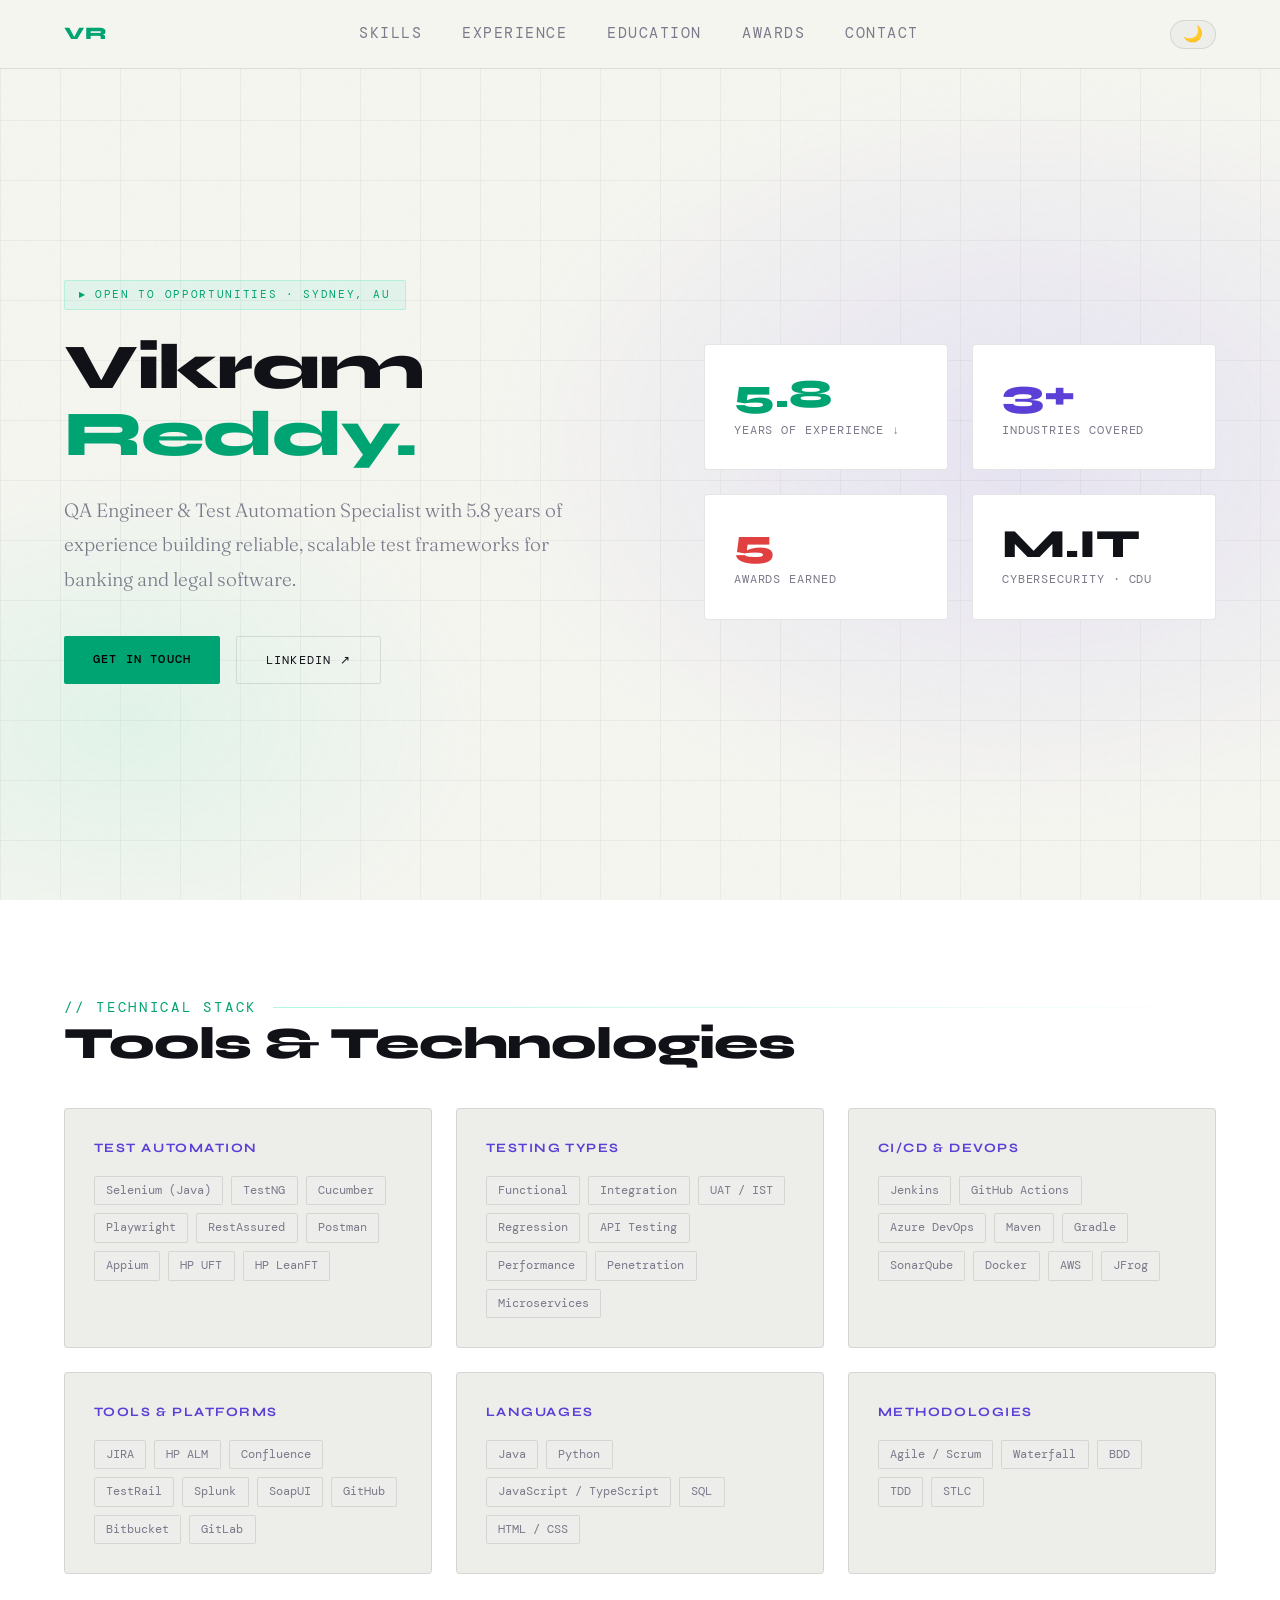
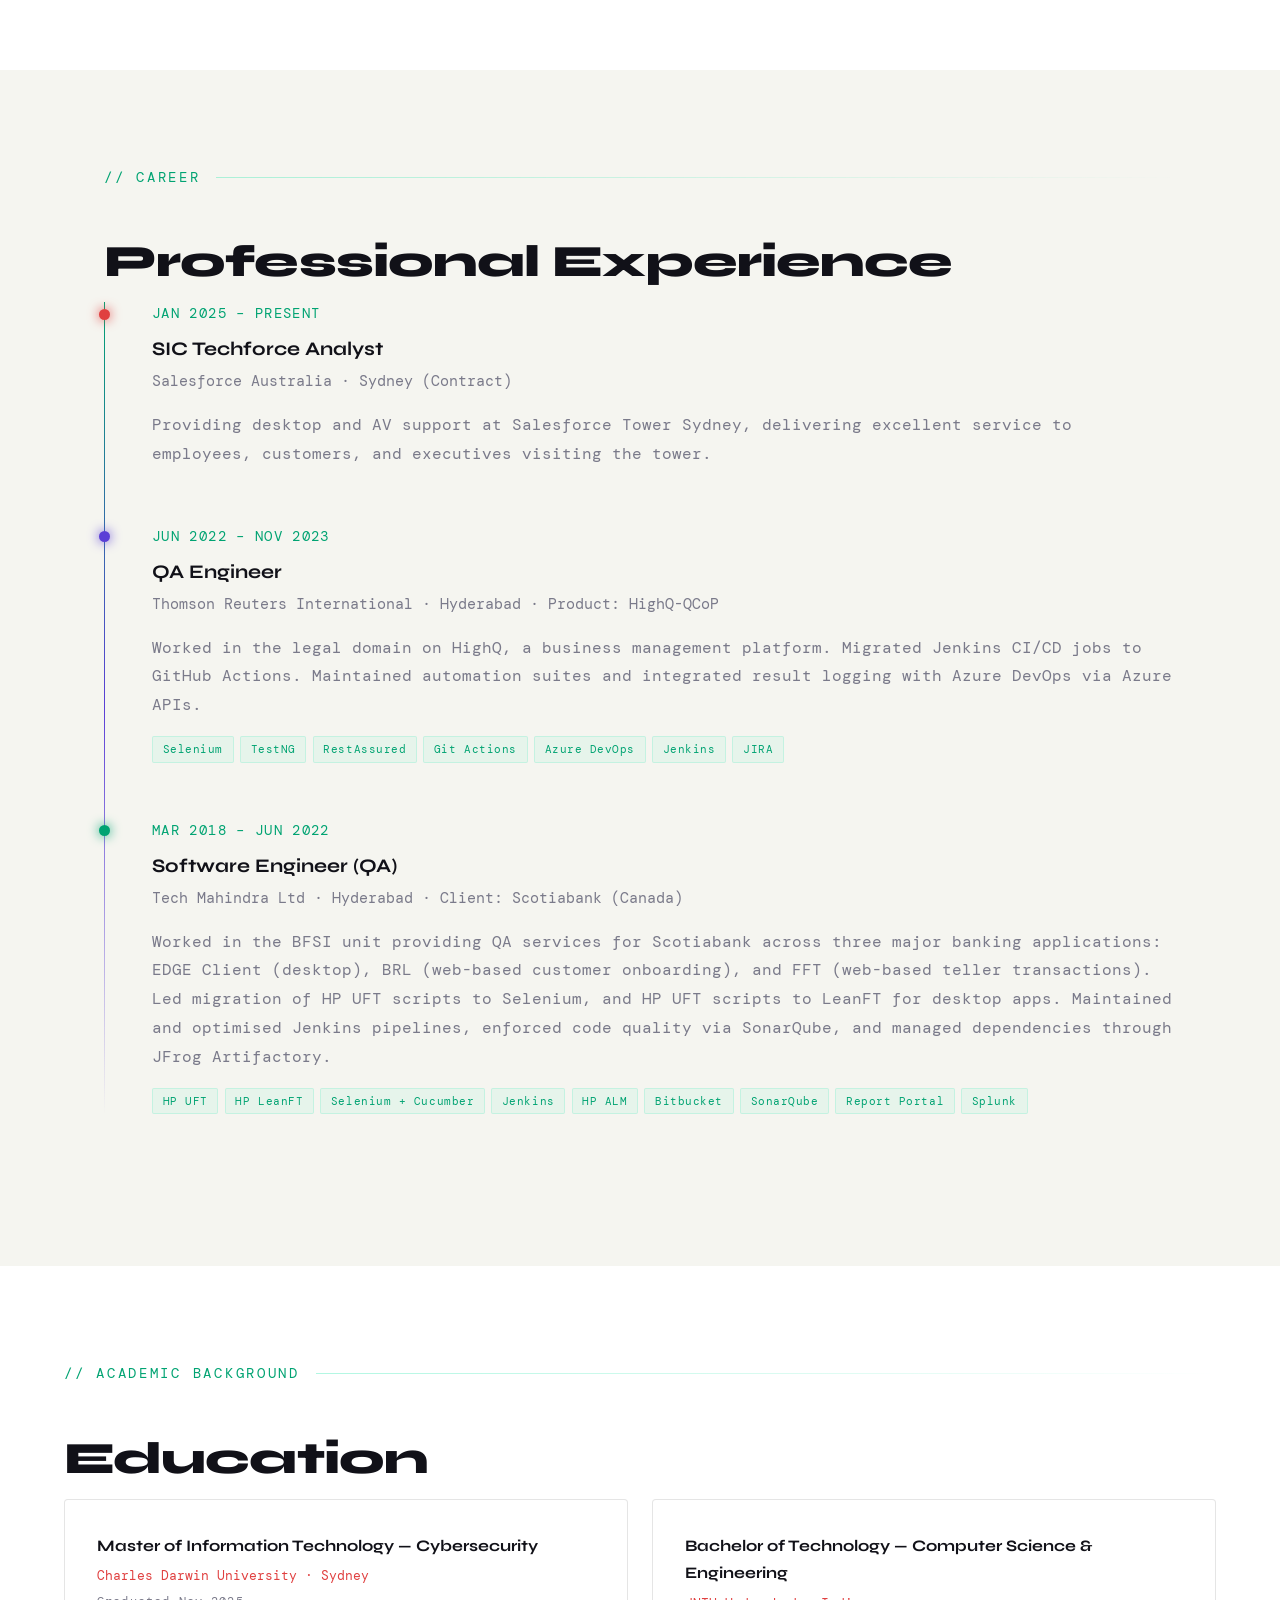
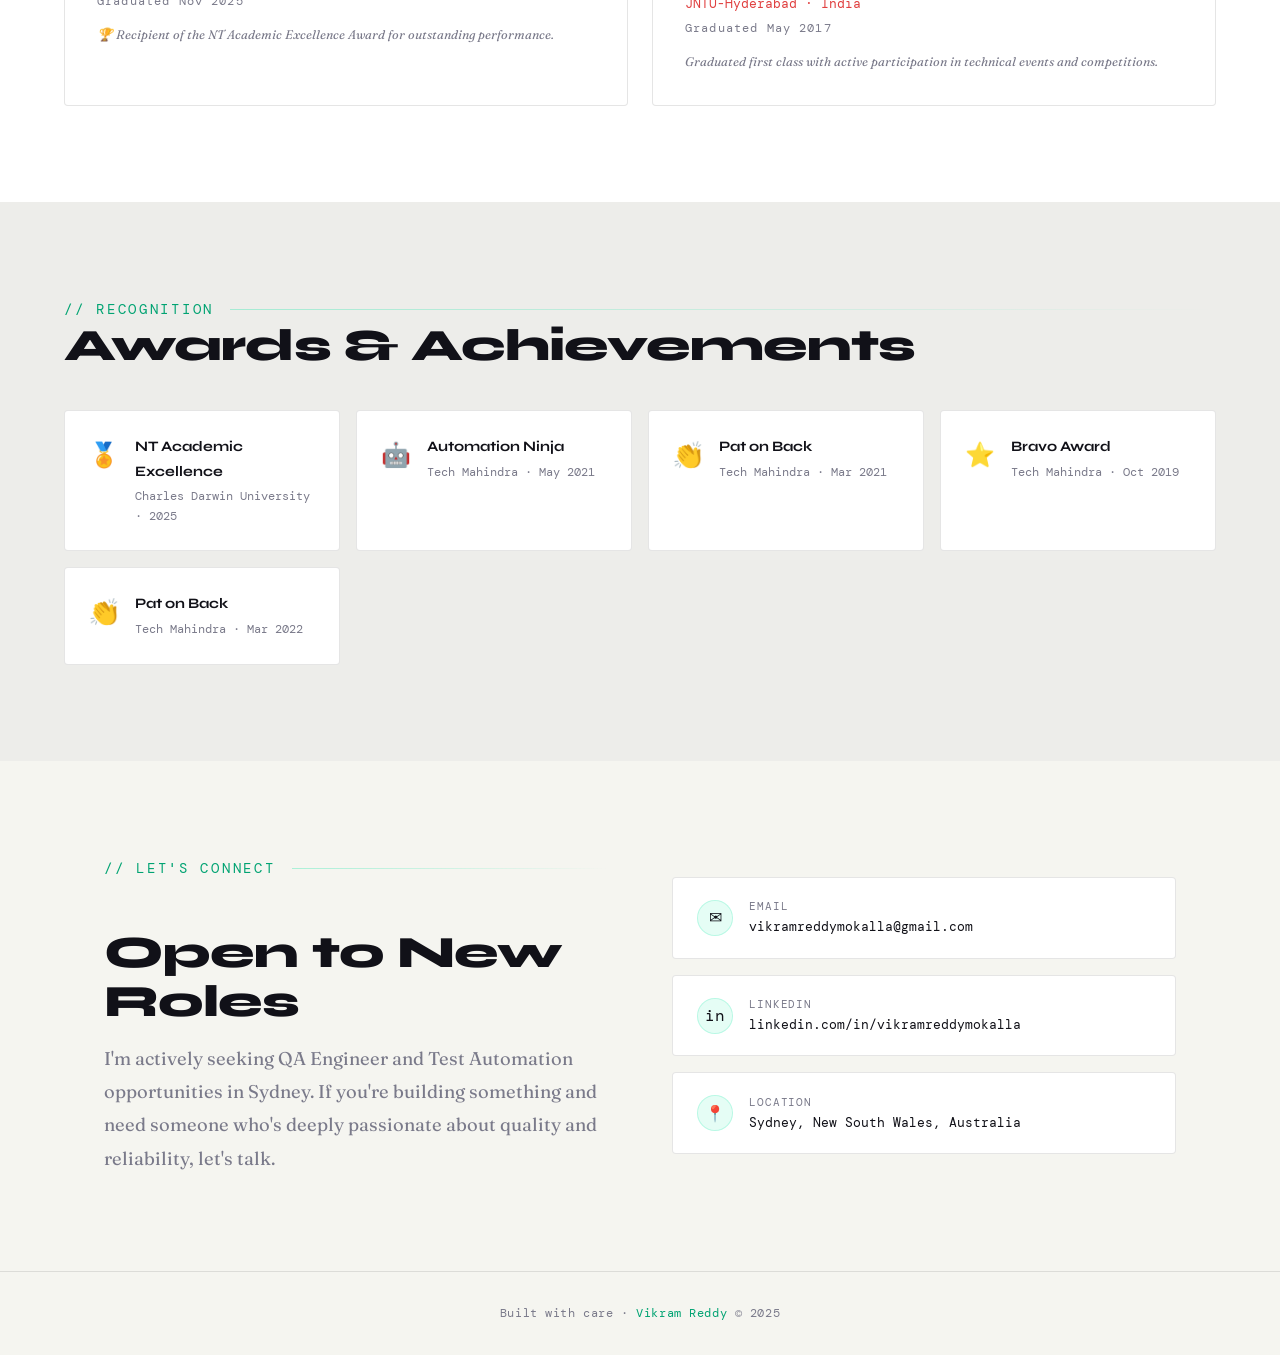
<file: index.html>
<!DOCTYPE html>
<html lang="en" class="light">
<head>
  <meta charset="UTF-8" />
  <meta name="viewport" content="width=device-width, initial-scale=1.0"/>
  <title>Vikram Reddy | QA Engineer & Test Automation Specialist</title>
  <link href="https://fonts.googleapis.com/css2?family=Syne:wght@400;600;700;800&family=DM+Mono:wght@300;400;500&family=Fraunces:ital,wght@0,300;0,400;1,300&display=swap" rel="stylesheet"/>
  <style>
    :root {
      --bg: #f5f5f0;
      --surface: #ffffff;
      --surface2: #ededea;
      --accent: #00a372;
      --accent2: #5b3fd6;
      --accent3: #e04040;
      --text: #111118;
      --muted: #7a7a8a;
      --border: rgba(0,0,0,0.1);
      --glow: rgba(0,163,114,0.1);
      --nav-bg: rgba(245,245,240,0.95);
      --grid-line: rgba(0,0,0,0.04);
    }
    html.dark {
      --bg: #0a0a0f;
      --surface: #111118;
      --surface2: #18181f;
      --accent: #00e5a0;
      --accent2: #7b61ff;
      --accent3: #ff6b6b;
      --text: #e8e8f0;
      --muted: #6b6b80;
      --border: rgba(255,255,255,0.07);
      --glow: rgba(0,229,160,0.15);
      --nav-bg: rgba(10,10,15,0.92);
      --grid-line: rgba(255,255,255,0.02);
    }

    *, *::before, *::after { box-sizing: border-box; margin: 0; padding: 0; }
    html { scroll-behavior: smooth; }
    body {
      background: var(--bg); color: var(--text);
      font-family: 'DM Mono', monospace; font-size: 14px;
      line-height: 1.7; overflow-x: hidden;
      transition: background 0.3s, color 0.3s;
    }
    body::before {
      content: ''; position: fixed; inset: 0; z-index: 0;
      background-image: url("data:image/svg+xml,%3Csvg viewBox='0 0 200 200' xmlns='http://www.w3.org/2000/svg'%3E%3Cfilter id='n'%3E%3CfeTurbulence type='fractalNoise' baseFrequency='0.9' numOctaves='4' stitchTiles='stitch'/%3E%3C/filter%3E%3Crect width='100%25' height='100%25' filter='url(%23n)' opacity='0.04'/%3E%3C/svg%3E");
      pointer-events: none; opacity: 0.4;
    }

    /* ── NAV ── */
    nav {
      position: fixed; top: 0; left: 0; right: 0; z-index: 100;
      display: flex; justify-content: space-between; align-items: center;
      padding: 1.2rem 4rem;
      background: var(--nav-bg);
      backdrop-filter: blur(20px);
      border-bottom: 1px solid var(--border);
      transition: background 0.3s, border-color 0.3s;
    }
    .nav-logo {
      font-family: 'Syne', sans-serif; font-weight: 800; font-size: 1.1rem;
      color: var(--accent); letter-spacing: 0.05em; text-decoration: none;
    }
    .nav-links { display: flex; gap: 2.5rem; list-style: none; }
    .nav-links a {
      color: var(--muted); text-decoration: none; font-size: 0.95rem;
      letter-spacing: 0.1em; text-transform: uppercase; transition: color 0.2s;
    }
    .nav-links a:hover { color: var(--accent); }

    /* Theme toggle */
    #theme-toggle {
      background: var(--surface2); border: 1px solid var(--border);
      border-radius: 20px; padding: 0.35rem 0.75rem;
      cursor: pointer; font-size: 1rem; line-height: 1;
      transition: all 0.2s; display: flex; align-items: center; gap: 0.4rem;
    }
    #theme-toggle:hover { border-color: var(--accent); transform: scale(1.08); }

    /* Hamburger — hidden on desktop */
    #hamburger {
      display: none;
      background: none; border: 1px solid var(--border);
      border-radius: 4px; padding: 0.45rem 0.7rem;
      font-size: 1.3rem; line-height: 1; color: var(--text);
      cursor: pointer; transition: border-color 0.2s, color 0.2s;
    }
    #hamburger:hover { border-color: var(--accent); color: var(--accent); }

    /* Mobile menu drawer */
    #mobile-drawer {
      display: none;
      position: fixed; top: 58px; left: 0; right: 0; z-index: 99;
      background: var(--nav-bg);
      backdrop-filter: blur(24px);
      -webkit-backdrop-filter: blur(24px);
      border-bottom: 2px solid var(--accent);
      box-shadow: 0 12px 40px rgba(0,0,0,0.18);
      padding: 0.75rem 0 1rem;
      animation: slideDown 0.25s cubic-bezier(0.16,1,0.3,1);
    }
    #mobile-drawer.open { display: block; }
    #mobile-drawer ul { list-style: none; padding: 0 1rem; display: flex; flex-direction: column; gap: 0.25rem; }
    #mobile-drawer li { border-radius: 8px; overflow: hidden; }
    #mobile-drawer a {
      display: flex; align-items: center; justify-content: space-between;
      padding: 0.9rem 1.2rem;
      color: var(--text); text-decoration: none;
      font-family: 'Syne', sans-serif;
      font-size: 1rem; font-weight: 600; letter-spacing: 0.06em; text-transform: uppercase;
      border-radius: 8px;
      transition: background 0.15s, color 0.15s, transform 0.15s;
    }
    #mobile-drawer a::after { content: '→'; opacity: 0.3; font-size: 0.9rem; transition: opacity 0.15s, transform 0.15s; }
    #mobile-drawer a:hover {
      color: var(--accent);
      background: rgba(0,163,114,0.08);
      transform: translateX(4px);
    }
    #mobile-drawer a:hover::after { opacity: 1; transform: translateX(4px); }
    #mobile-drawer a:active { transform: scale(0.98); }

    /* Drawer footer hint */
    #mobile-drawer .drawer-footer {
      text-align: center; margin-top: 0.75rem; padding-top: 0.75rem;
      border-top: 1px solid var(--border);
      font-size: 0.65rem; letter-spacing: 0.12em; text-transform: uppercase;
      color: var(--muted); padding-left: 1rem; padding-right: 1rem;
    }

    @keyframes slideDown {
      from { opacity: 0; transform: translateY(-12px); }
      to   { opacity: 1; transform: translateY(0); }
    }

    /* ── HERO ── */
    .hero {
      min-height: 100vh; display: grid; grid-template-columns: 1fr 1fr;
      align-items: center; padding: 8rem 4rem 4rem;
      position: relative; overflow: hidden;
    }
    .hero-bg {
      position: absolute; inset: 0; z-index: 0;
      background: radial-gradient(ellipse 60% 60% at 80% 50%, rgba(123,97,255,0.12) 0%, transparent 70%),
                  radial-gradient(ellipse 40% 40% at 10% 80%, rgba(0,229,160,0.08) 0%, transparent 70%);
    }
    .hero-grid-lines {
      position: absolute; inset: 0; z-index: 0;
      background-image: linear-gradient(var(--grid-line) 1px, transparent 1px),
                        linear-gradient(90deg, var(--grid-line) 1px, transparent 1px);
      background-size: 60px 60px;
    }
    .hero-content { position: relative; z-index: 1; }
    .hero-tag {
      display: inline-flex; align-items: center; gap: 0.5rem;
      background: rgba(0,229,160,0.08); border: 1px solid rgba(0,229,160,0.2);
      border-radius: 2px; padding: 0.3rem 0.9rem;
      font-size: 0.7rem; letter-spacing: 0.15em; text-transform: uppercase;
      color: var(--accent); margin-bottom: 1.5rem;
      animation: fadeUp 0.6s ease both;
    }
    .hero-tag::before { content: '▶'; font-size: 0.5rem; }
    h1 {
      font-family: 'Syne', sans-serif; font-weight: 800;
      font-size: clamp(2.8rem, 5vw, 4.5rem);
      line-height: 1.05; letter-spacing: -0.02em;
      animation: fadeUp 0.6s 0.1s ease both;
    }
    h1 em { font-style: normal; color: var(--accent); display: block; }
    .hero-desc {
      margin-top: 1.5rem; color: var(--muted); max-width: 44ch;
      font-family: 'Fraunces', serif; font-size: 1.2rem;
      line-height: 1.8; font-weight: 300;
      animation: fadeUp 0.6s 0.2s ease both;
    }
    .hero-ctas {
      margin-top: 2.5rem; display: flex; gap: 1rem; flex-wrap: wrap;
      animation: fadeUp 0.6s 0.3s ease both;
    }
    .btn {
      padding: 0.8rem 1.8rem; border-radius: 2px;
      font-family: 'DM Mono', monospace; font-size: 0.75rem;
      letter-spacing: 0.1em; text-transform: uppercase;
      text-decoration: none; cursor: pointer; transition: all 0.2s;
    }
    .btn-primary { background: var(--accent); color: #000; border: none; font-weight: 500; }
    .btn-primary:hover { background: #00ffb3; transform: translateY(-2px); box-shadow: 0 8px 30px rgba(0,229,160,0.3); }
    .btn-outline { background: transparent; color: var(--text); border: 1px solid var(--border); }
    .btn-outline:hover { border-color: var(--accent); color: var(--accent); transform: translateY(-2px); }
    .hero-stats {
      position: relative; z-index: 1; display: grid; grid-template-columns: 1fr 1fr;
      gap: 1.5rem; padding-left: 4rem; animation: fadeUp 0.6s 0.4s ease both;
    }
    .stat-card {
      background: var(--surface); border: 1px solid var(--border);
      border-radius: 4px; padding: 1.8rem;
      transition: border-color 0.2s, transform 0.2s;
    }
    .stat-card:hover { border-color: rgba(0,229,160,0.3); transform: translateY(-4px); }
    .stat-num { font-family: 'Syne', sans-serif; font-size: 2.5rem; font-weight: 800; color: var(--accent); line-height: 1; }
    .stat-label { color: var(--muted); font-size: 0.72rem; letter-spacing: 0.08em; text-transform: uppercase; margin-top: 0.4rem; }
    .stat-card.purple .stat-num { color: var(--accent2); }
    .stat-card.red .stat-num { color: var(--accent3); }
    .stat-card.white .stat-num { color: var(--text); }

    /* ── SECTIONS ── */
    section { position: relative; padding: 6rem 4rem; max-width: 1200px; margin: 0 auto; }
    .section-label {
      display: flex; align-items: center; gap: 1rem;
      font-size: 0.85rem; letter-spacing: 0.2em; text-transform: uppercase;
      color: var(--accent); margin-bottom: 3rem;
    }
    .section-label::after { content: ''; flex: 1; height: 1px; background: linear-gradient(to right, rgba(0,229,160,0.3), transparent); }
    h2 { font-family: 'Syne', sans-serif; font-size: clamp(2rem, 3.5vw, 2.8rem); font-weight: 800; letter-spacing: -0.02em; margin-bottom: 1rem; line-height: 1.1; }

    /* ── SKILLS ── */
    #skills { background: var(--surface); margin: 0; max-width: none; padding: 6rem 4rem; }
    #skills > * { max-width: 1200px; margin: 0 auto; }
    .skills-grid { display: grid; grid-template-columns: repeat(auto-fit, minmax(280px, 1fr)); gap: 1.5rem; max-width: 1200px; margin: 0 auto; }
    .skill-group { background: var(--surface2); border: 1px solid var(--border); border-radius: 4px; padding: 1.8rem; transition: border-color 0.2s; }
    .skill-group:hover { border-color: rgba(123,97,255,0.4); }
    .skill-group-title { font-family: 'Syne', sans-serif; font-size: 0.8rem; font-weight: 700; letter-spacing: 0.12em; text-transform: uppercase; color: var(--accent2); margin-bottom: 1rem; }
    .skill-tags { display: flex; flex-wrap: wrap; gap: 0.5rem; }
    .skill-tag { background: rgba(255,255,255,0.05); border: 1px solid var(--border); border-radius: 2px; padding: 0.25rem 0.7rem; font-size: 0.72rem; color: var(--muted); transition: all 0.2s; }
    .skill-tag:hover { border-color: var(--accent2); color: var(--text); }

    /* ── EXPERIENCE ── */
    .timeline { position: relative; }
    .timeline::before { content: ''; position: absolute; left: 0; top: 0; bottom: 0; width: 1px; background: linear-gradient(to bottom, var(--accent), var(--accent2), transparent); }
    .timeline-item { padding-left: 3rem; margin-bottom: 3.5rem; position: relative; }
    .timeline-dot { position: absolute; left: -5px; top: 0.4rem; width: 11px; height: 11px; border-radius: 50%; background: var(--accent); box-shadow: 0 0 12px var(--accent); }
    .timeline-date { font-size: 0.85rem; letter-spacing: 0.1em; text-transform: uppercase; color: var(--accent); margin-bottom: 0.5rem; }
    .timeline-role { font-family: 'Syne', sans-serif; font-size: 1.2rem; font-weight: 700; }
    .timeline-company { color: var(--muted); font-size: 0.95rem; margin-top: 0.2rem; margin-bottom: 1rem; }
    .timeline-desc { color: var(--muted); line-height: 1.8; margin-bottom: 1rem; font-size: 1rem; }
    .timeline-skills { display: flex; flex-wrap: wrap; gap: 0.4rem; }
    .timeline-skill { background: rgba(0,229,160,0.06); border: 1px solid rgba(0,229,160,0.15); border-radius: 2px; padding: 0.2rem 0.6rem; font-size: 0.68rem; color: var(--accent); letter-spacing: 0.05em; }

    /* ── EDUCATION ── */
    .edu-grid { display: grid; grid-template-columns: 1fr 1fr; gap: 1.5rem; }
    .edu-card { background: var(--surface); border: 1px solid var(--border); border-radius: 4px; padding: 2rem; transition: border-color 0.2s, transform 0.2s; }
    .edu-card:hover { border-color: rgba(255,107,107,0.3); transform: translateY(-4px); }
    .edu-degree { font-family: 'Syne', sans-serif; font-size: 1rem; font-weight: 700; margin-bottom: 0.4rem; }
    .edu-school { color: var(--accent3); font-size: 0.8rem; margin-bottom: 0.3rem; }
    .edu-year { color: var(--muted); font-size: 0.72rem; letter-spacing: 0.1em; }
    .edu-note { margin-top: 0.8rem; font-size: 0.78rem; color: var(--muted); font-family: 'Fraunces', serif; font-style: italic; }

    /* ── AWARDS ── */
    #awards { background: var(--surface2); margin: 0; max-width: none; padding: 6rem 4rem; }
    #awards > * { max-width: 1200px; margin: 0 auto; }
    .awards-grid { display: grid; grid-template-columns: repeat(auto-fit, minmax(220px, 1fr)); gap: 1rem; max-width: 1200px; margin: 0 auto; }
    .award-card { background: var(--surface); border: 1px solid var(--border); border-radius: 4px; padding: 1.5rem; display: flex; align-items: flex-start; gap: 1rem; transition: border-color 0.2s, transform 0.2s; }
    .award-card:hover { border-color: rgba(255,200,0,0.3); transform: translateY(-3px); }
    .award-icon { font-size: 1.5rem; flex-shrink: 0; }
    .award-name { font-family: 'Syne', sans-serif; font-weight: 700; font-size: 0.9rem; margin-bottom: 0.2rem; }
    .award-org { color: var(--muted); font-size: 0.72rem; }

    /* ── CONTACT ── */
    .contact-inner { display: grid; grid-template-columns: 1fr 1fr; gap: 4rem; align-items: center; }
    .contact-text h2 { margin-bottom: 1rem; }
    .contact-text p { color: var(--muted); font-family: 'Fraunces', serif; font-size: 1.15rem; line-height: 1.8; }
    .contact-links { display: flex; flex-direction: column; gap: 1rem; }
    .contact-link { display: flex; align-items: center; gap: 1rem; background: var(--surface); border: 1px solid var(--border); border-radius: 4px; padding: 1.2rem 1.5rem; text-decoration: none; color: var(--text); transition: all 0.2s; }
    .contact-link:hover { border-color: var(--accent); transform: translateX(6px); }
    .contact-link-icon { width: 36px; height: 36px; border-radius: 50%; background: rgba(0,229,160,0.1); border: 1px solid rgba(0,229,160,0.2); display: flex; align-items: center; justify-content: center; font-size: 1rem; flex-shrink: 0; }
    .contact-link-text { font-size: 0.82rem; }
    .contact-link-label { color: var(--muted); font-size: 0.7rem; letter-spacing: 0.08em; text-transform: uppercase; }

    /* ── FOOTER ── */
    footer { text-align: center; padding: 2rem; border-top: 1px solid var(--border); color: var(--muted); font-size: 0.72rem; letter-spacing: 0.05em; }
    footer span { color: var(--accent); }

    /* ── ANIMATIONS ── */
    @keyframes fadeUp { from { opacity: 0; transform: translateY(24px); } to { opacity: 1; transform: translateY(0); } }

    /* ── MOBILE ── */
    @media (max-width: 768px) {
      nav { padding: 1rem 1.5rem; }
      .nav-links { display: none !important; }
      #hamburger { display: block; }

      /* Hero */
      .hero { grid-template-columns: 1fr; padding: 6rem 1.5rem 3rem; gap: 2.5rem; }
      h1 { font-size: clamp(2.2rem, 9vw, 3rem); }
      .hero-desc { font-size: 1rem; max-width: 100%; }
      .hero-ctas { flex-direction: column; width: 100%; }
      .btn { text-align: center; padding: 1rem 1.5rem; font-size: 0.85rem; width: 100%; box-sizing: border-box; }

      /* Stat cards */
      .hero-stats { padding-left: 0; grid-template-columns: 1fr 1fr; gap: 0.75rem; width: 100%; }
      .stat-card { padding: 1rem 0.75rem; display: flex; align-items: center; gap: 0.6rem; border-radius: 8px; min-width: 0; overflow: hidden; }
      .stat-num { font-size: 1.6rem; flex-shrink: 0; }
      .stat-label { font-size: 0.6rem; margin-top: 0; white-space: normal; word-break: break-word; line-height: 1.3; }

      /* Sections */
      section { padding: 3rem 1.5rem; }
      #skills, #awards { padding: 3rem 1.5rem; }
      h2 { font-size: 1.8rem; }

      /* Skills */
      .skills-grid { grid-template-columns: 1fr; }

      /* Timeline */
      .timeline-item { padding-left: 2rem; margin-bottom: 2.5rem; }
      .timeline-role { font-size: 1.05rem; }
      .timeline-desc { font-size: 0.9rem; }

      /* Education */
      .edu-grid { grid-template-columns: 1fr; }

      /* Awards */
      .awards-grid { grid-template-columns: 1fr 1fr; gap: 0.75rem; }
      .award-card { padding: 1rem; flex-direction: column; gap: 0.5rem; }

      /* Contact */
      .contact-inner { grid-template-columns: 1fr; gap: 2rem; }
      .contact-link {
        padding: 1rem 1.2rem;
        flex-direction: row;
        align-items: center;
        gap: 0.9rem;
        border-radius: 8px;
      }
      .contact-link-icon { width: 40px; height: 40px; font-size: 1.1rem; flex-shrink: 0; }
      .contact-link-text { font-size: 0.78rem; word-break: break-all; }
      .contact-link-label { font-size: 0.65rem; }
      .contact-links { gap: 0.75rem; }
    }

    @media (max-width: 400px) {
      .hero-stats { grid-template-columns: 1fr; }
      .awards-grid { grid-template-columns: 1fr; }
      h1 { font-size: 2rem; }
    }
  </style>
</head>
<body>

  <!-- NAV -->
  <nav>
    <a href="#" class="nav-logo">VR</a>
    <ul class="nav-links">
      <li><a href="#skills">Skills</a></li>
      <li><a href="#experience">Experience</a></li>
      <li><a href="#education">Education</a></li>
      <li><a href="#awards">Awards</a></li>
      <li><a href="#contact">Contact</a></li>
    </ul>
    <div style="display:flex;align-items:center;gap:0.75rem;">
      <button id="theme-toggle" aria-label="Toggle theme" title="Toggle light/dark mode">
        <span id="theme-icon">🌙</span>
      </button>
      <button id="hamburger" aria-label="Open menu">&#9776;</button>
    </div>
  </nav>

  <!-- MOBILE DRAWER -->
  <div id="mobile-drawer">
    <ul>
      <li><a href="#skills">Skills</a></li>
      <li><a href="#experience">Experience</a></li>
      <li><a href="#education">Education</a></li>
      <li><a href="#awards">Awards</a></li>
      <li><a href="#contact">Contact</a></li>
    </ul>
    <div class="drawer-footer">Vikram Reddy · QA Engineer · Sydney</div>
  </div>

<header class="hero">
    <div class="hero-bg"></div>
    <div class="hero-grid-lines"></div>

    <div class="hero-content">
      <div class="hero-tag">Open to Opportunities · Sydney, AU</div>
      <h1>Vikram<em>Reddy.</em></h1>
      <p class="hero-desc">
        QA Engineer &amp; Test Automation Specialist with 5.8 years of experience building reliable, scalable test frameworks for banking and legal software.
      </p>
      <div class="hero-ctas">
        <a href="mailto:vikramreddymokalla+gh_io_contact@gmail.com" class="btn btn-primary">Get in Touch</a>
        <a href="https://www.linkedin.com/in/vikramreddymokalla/" target="_blank" class="btn btn-outline">LinkedIn ↗</a>
      </div>
    </div>

    <div class="hero-stats">
      <a href="#experience" class="stat-card" style="text-decoration:none; color:inherit; cursor:pointer;">
        <div class="stat-num">5.8</div>
        <div class="stat-label">Years of Experience ↓</div>
      </a>
      <div class="stat-card purple">
        <div class="stat-num">3+</div>
        <div class="stat-label">Industries Covered</div>
      </div>
      <div class="stat-card red">
        <div class="stat-num">5</div>
        <div class="stat-label">Awards Earned</div>
      </div>
      <div class="stat-card white">
        <div class="stat-num">M.IT</div>
        <div class="stat-label">Cybersecurity · CDU</div>
      </div>
    </div>
  </header>

  <!-- SKILLS -->
  <section id="skills">
    <div class="section-label">// Technical Stack</div>
    <h2 style="max-width:1200px;margin:0 auto 2.5rem;">Tools &amp; Technologies</h2>
    <div class="skills-grid">
      <div class="skill-group">
        <div class="skill-group-title">Test Automation</div>
        <div class="skill-tags">
          <span class="skill-tag">Selenium (Java)</span>
          <span class="skill-tag">TestNG</span>
          <span class="skill-tag">Cucumber</span>
          <span class="skill-tag">Playwright</span>
          <span class="skill-tag">RestAssured</span>
          <span class="skill-tag">Postman</span>
          <span class="skill-tag">Appium</span>
          <span class="skill-tag">HP UFT</span>
          <span class="skill-tag">HP LeanFT</span>
        </div>
      </div>
      <div class="skill-group">
        <div class="skill-group-title">Testing Types</div>
        <div class="skill-tags">
          <span class="skill-tag">Functional</span>
          <span class="skill-tag">Integration</span>
          <span class="skill-tag">UAT / IST</span>
          <span class="skill-tag">Regression</span>
          <span class="skill-tag">API Testing</span>
          <span class="skill-tag">Performance</span>
          <span class="skill-tag">Penetration</span>
          <span class="skill-tag">Microservices</span>
        </div>
      </div>
      <div class="skill-group">
        <div class="skill-group-title">CI/CD & DevOps</div>
        <div class="skill-tags">
          <span class="skill-tag">Jenkins</span>
          <span class="skill-tag">GitHub Actions</span>
          <span class="skill-tag">Azure DevOps</span>
          <span class="skill-tag">Maven</span>
          <span class="skill-tag">Gradle</span>
          <span class="skill-tag">SonarQube</span>
          <span class="skill-tag">Docker</span>
          <span class="skill-tag">AWS</span>
          <span class="skill-tag">JFrog</span>
        </div>
      </div>
      <div class="skill-group">
        <div class="skill-group-title">Tools & Platforms</div>
        <div class="skill-tags">
          <span class="skill-tag">JIRA</span>
          <span class="skill-tag">HP ALM</span>
          <span class="skill-tag">Confluence</span>
          <span class="skill-tag">TestRail</span>
          <span class="skill-tag">Splunk</span>
          <span class="skill-tag">SoapUI</span>
          <span class="skill-tag">GitHub</span>
          <span class="skill-tag">Bitbucket</span>
          <span class="skill-tag">GitLab</span>
        </div>
      </div>
      <div class="skill-group">
        <div class="skill-group-title">Languages</div>
        <div class="skill-tags">
          <span class="skill-tag">Java</span>
          <span class="skill-tag">Python</span>
          <span class="skill-tag">JavaScript / TypeScript</span>
          <span class="skill-tag">SQL</span>
          <span class="skill-tag">HTML / CSS</span>
        </div>
      </div>
      <div class="skill-group">
        <div class="skill-group-title">Methodologies</div>
        <div class="skill-tags">
          <span class="skill-tag">Agile / Scrum</span>
          <span class="skill-tag">Waterfall</span>
          <span class="skill-tag">BDD</span>
          <span class="skill-tag">TDD</span>
          <span class="skill-tag">STLC</span>
        </div>
      </div>
    </div>
  </section>

  <!-- EXPERIENCE -->
  <section id="experience">
    <div class="section-label">// Career</div>
    <h2>Professional Experience</h2>
    <div class="timeline">

      <div class="timeline-item">
        <div class="timeline-dot" style="background:var(--accent3); box-shadow: 0 0 12px var(--accent3);"></div>
        <div class="timeline-date">Jan 2025 – Present</div>
        <div class="timeline-role">SIC Techforce Analyst</div>
        <div class="timeline-company">Salesforce Australia · Sydney (Contract)</div>
        <div class="timeline-desc">
          Providing desktop and AV support at Salesforce Tower Sydney, delivering excellent service to employees, customers, and executives visiting the tower.
        </div>
      </div>

      <div class="timeline-item">
        <div class="timeline-dot" style="background:var(--accent2); box-shadow: 0 0 12px var(--accent2);"></div>
        <div class="timeline-date">Jun 2022 – Nov 2023</div>
        <div class="timeline-role">QA Engineer</div>
        <div class="timeline-company">Thomson Reuters International · Hyderabad · Product: HighQ-QCoP</div>
        <div class="timeline-desc">
          Worked in the legal domain on HighQ, a business management platform. Migrated Jenkins CI/CD jobs to GitHub Actions. Maintained automation suites and integrated result logging with Azure DevOps via Azure APIs.
        </div>
        <div class="timeline-skills">
          <span class="timeline-skill">Selenium</span>
          <span class="timeline-skill">TestNG</span>
          <span class="timeline-skill">RestAssured</span>
          <span class="timeline-skill">Git Actions</span>
          <span class="timeline-skill">Azure DevOps</span>
          <span class="timeline-skill">Jenkins</span>
          <span class="timeline-skill">JIRA</span>
        </div>
      </div>

      <div class="timeline-item">
        <div class="timeline-dot"></div>
        <div class="timeline-date">Mar 2018 – Jun 2022</div>
        <div class="timeline-role">Software Engineer (QA)</div>
        <div class="timeline-company">Tech Mahindra Ltd · Hyderabad · Client: Scotiabank (Canada)</div>
        <div class="timeline-desc">
          Worked in the BFSI unit providing QA services for Scotiabank across three major banking applications: EDGE Client (desktop), BRL (web-based customer onboarding), and FFT (web-based teller transactions). Led migration of HP UFT scripts to Selenium, and HP UFT scripts to LeanFT for desktop apps. Maintained and optimised Jenkins pipelines, enforced code quality via SonarQube, and managed dependencies through JFrog Artifactory.
        </div>
        <div class="timeline-skills">
          <span class="timeline-skill">HP UFT</span>
          <span class="timeline-skill">HP LeanFT</span>
          <span class="timeline-skill">Selenium + Cucumber</span>
          <span class="timeline-skill">Jenkins</span>
          <span class="timeline-skill">HP ALM</span>
          <span class="timeline-skill">Bitbucket</span>
          <span class="timeline-skill">SonarQube</span>
          <span class="timeline-skill">Report Portal</span>
          <span class="timeline-skill">Splunk</span>
        </div>
      </div>

    </div>
  </section>

  <!-- EDUCATION -->
  <section id="education" style="background:var(--surface); max-width:none; margin:0; padding:6rem 4rem;">
    <div style="max-width:1200px; margin:0 auto;">
      <div class="section-label">// Academic Background</div>
      <h2>Education</h2>
      <div class="edu-grid">
        <div class="edu-card">
          <div class="edu-degree">Master of Information Technology — Cybersecurity</div>
          <div class="edu-school">Charles Darwin University · Sydney</div>
          <div class="edu-year">Graduated Nov 2025</div>
          <div class="edu-note">🏆 Recipient of the NT Academic Excellence Award for outstanding performance.</div>
        </div>
        <div class="edu-card">
          <div class="edu-degree">Bachelor of Technology — Computer Science &amp; Engineering</div>
          <div class="edu-school">JNTU-Hyderabad · India</div>
          <div class="edu-year">Graduated May 2017</div>
          <div class="edu-note">Graduated first class with active participation in technical events and competitions.</div>
        </div>
      </div>
    </div>
  </section>

  <!-- AWARDS -->
  <section id="awards">
    <div class="section-label">// Recognition</div>
    <h2 style="max-width:1200px;margin:0 auto 2.5rem;">Awards &amp; Achievements</h2>
    <div class="awards-grid">
      <div class="award-card">
        <div class="award-icon">🏅</div>
        <div>
          <div class="award-name">NT Academic Excellence</div>
          <div class="award-org">Charles Darwin University · 2025</div>
        </div>
      </div>
      <div class="award-card">
        <div class="award-icon">🤖</div>
        <div>
          <div class="award-name">Automation Ninja</div>
          <div class="award-org">Tech Mahindra · May 2021</div>
        </div>
      </div>
      <div class="award-card">
        <div class="award-icon">👏</div>
        <div>
          <div class="award-name">Pat on Back</div>
          <div class="award-org">Tech Mahindra · Mar 2021</div>
        </div>
      </div>
      <div class="award-card">
        <div class="award-icon">⭐</div>
        <div>
          <div class="award-name">Bravo Award</div>
          <div class="award-org">Tech Mahindra · Oct 2019</div>
        </div>
      </div>
      <div class="award-card">
        <div class="award-icon">👏</div>
        <div>
          <div class="award-name">Pat on Back</div>
          <div class="award-org">Tech Mahindra · Mar 2022</div>
        </div>
      </div>
    </div>
  </section>

  <!-- CONTACT -->
  <section id="contact">
    <div class="contact-inner">
      <div class="contact-text">
        <div class="section-label">// Let's Connect</div>
        <h2>Open to New Roles</h2>
        <p>
          I'm actively seeking QA Engineer and Test Automation opportunities in Sydney. If you're building something and need someone who's deeply passionate about quality and reliability, let's talk.
        </p>
      </div>
      <div class="contact-links">
        <a href="mailto:vikramreddymokalla+gh_io_contact@gmail.com" class="contact-link">
          <div class="contact-link-icon">✉</div>
          <div>
            <div class="contact-link-label">Email</div>
            <div class="contact-link-text"><span class="__cf_email__">vikramreddymokalla@gmail.com</span></div>
          </div>
        </a>
        <a href="https://www.linkedin.com/in/vikramreddymokalla/" target="_blank" class="contact-link">
          <div class="contact-link-icon">in</div>
          <div>
            <div class="contact-link-label">LinkedIn</div>
            <div class="contact-link-text">linkedin.com/in/vikramreddymokalla</div>
          </div>
        </a>
        <a href="#" class="contact-link">
          <div class="contact-link-icon">📍</div>
          <div>
            <div class="contact-link-label">Location</div>
            <div class="contact-link-text">Sydney, New South Wales, Australia</div>
          </div>
        </a>
      </div>
    </div>
  </section>

  <footer>
    Built with care · <span>Vikram Reddy</span> © 2025
  </footer>

  <script>
    // Theme toggle
    const toggle = document.getElementById('theme-toggle');
    const icon = document.getElementById('theme-icon');
    const saved = localStorage.getItem('theme');
    if (saved === 'dark') {
      document.documentElement.classList.add('dark');
      document.documentElement.classList.remove('light');
      icon.textContent = '☀️';
    } else {
      icon.textContent = '🌙';
    }
    toggle.addEventListener('click', () => {
      const isDark = document.documentElement.classList.toggle('dark');
      icon.textContent = isDark ? '☀️' : '🌙';
      localStorage.setItem('theme', isDark ? 'dark' : 'light');
    });

    // Hamburger menu
    const hamburger = document.getElementById('hamburger');
    const drawer = document.getElementById('mobile-drawer');
    hamburger.addEventListener('click', (e) => {
      e.stopPropagation();
      const isOpen = drawer.classList.toggle('open');
      hamburger.innerHTML = isOpen ? '&#10005;' : '&#9776;';
    });
    drawer.querySelectorAll('a').forEach(a => {
      a.addEventListener('click', () => {
        drawer.classList.remove('open');
        hamburger.innerHTML = '&#9776;';
      });
    });
    document.addEventListener('click', (e) => {
      if (!drawer.contains(e.target) && e.target !== hamburger) {
        drawer.classList.remove('open');
        hamburger.innerHTML = '&#9776;';
      }
    });
    window.addEventListener('resize', () => {
      if (window.innerWidth > 768) {
        drawer.classList.remove('open');
        hamburger.innerHTML = '&#9776;';
      }
    });

    // Nav active link highlight on scroll
    const sections = document.querySelectorAll('section[id]');
    const navLinks = document.querySelectorAll('.nav-links a');
    window.addEventListener('scroll', () => {
      let current = '';
      sections.forEach(s => { if (window.scrollY >= s.offsetTop - 120) current = s.id; });
      navLinks.forEach(a => { a.style.color = a.getAttribute('href') === '#' + current ? 'var(--accent)' : ''; });
    });
  </script>
</body>
</html>
</file>
